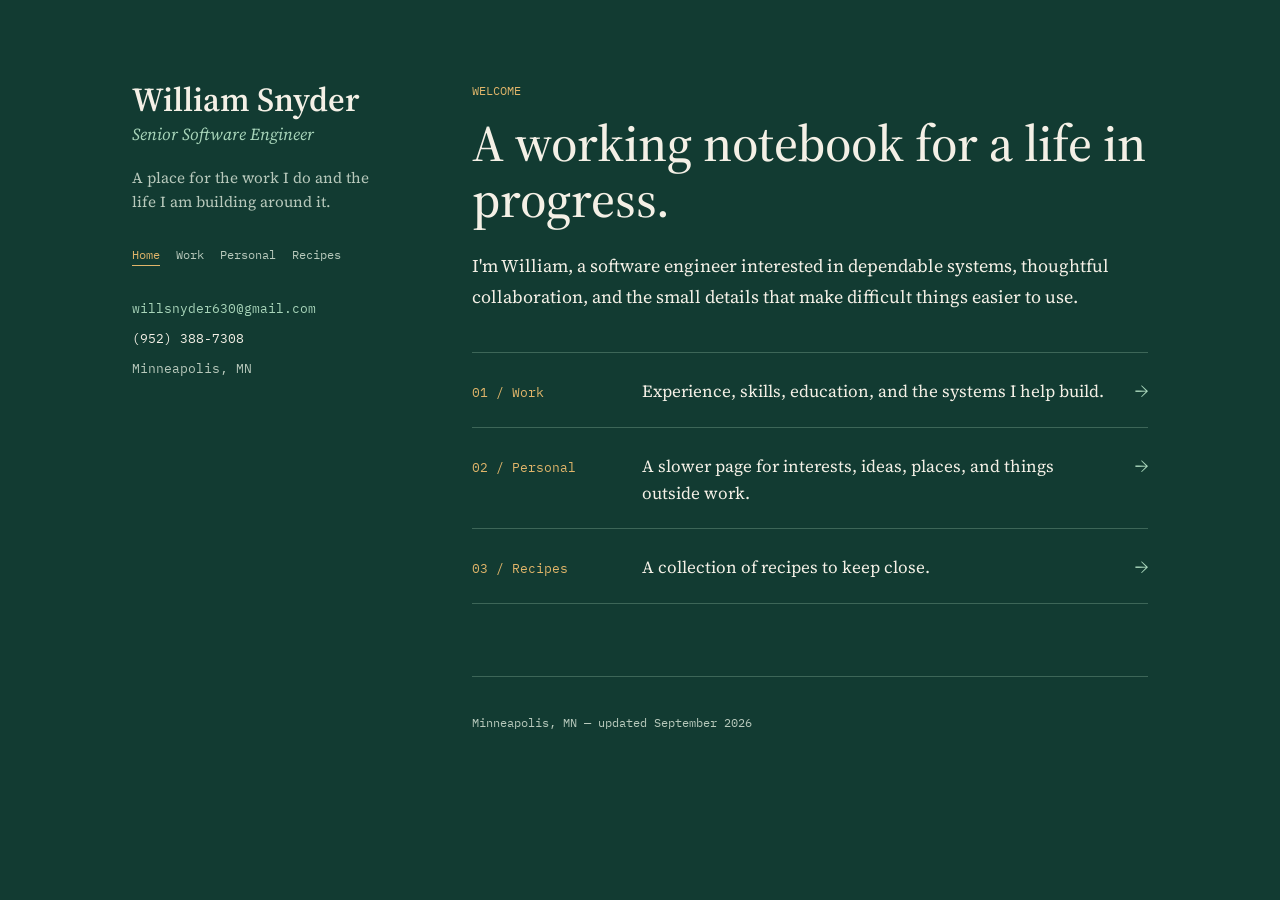
<file: index.html>
<!DOCTYPE html>
<html lang="en">
<head>
<meta charset="UTF-8">
<meta name="viewport" content="width=device-width, initial-scale=1.0">
<title>William Snyder — Home</title>
<link rel="preconnect" href="https://fonts.googleapis.com">
<link rel="preconnect" href="https://fonts.gstatic.com" crossorigin>
<link href="https://fonts.googleapis.com/css2?family=Source+Serif+4:ital,opsz,wght@0,8..60,400;0,8..60,500;0,8..60,600;1,8..60,400&family=IBM+Plex+Mono:wght@400;500&display=swap" rel="stylesheet">
<link rel="stylesheet" href="style.css">
<script src="sidebar.js" defer></script>
</head>
<body>

<div class="page">
  <site-sidebar active="home"></site-sidebar>

  <main class="content home-content">
    <section class="intro home-intro">
      <p class="eyebrow">Welcome</p>
      <h2 class="home-heading">A working notebook for a life in progress.</h2>
      <p>I'm William, a software engineer interested in dependable systems, thoughtful collaboration, and the small details that make difficult things easier to use.</p>
    </section>

    <nav class="page-links" aria-label="Explore the site">
      <a class="page-link" href="work.html">
        <span class="page-link-label">01 / Work</span>
        <span class="page-link-description">Experience, skills, education, and the systems I help build.</span>
        <span class="page-link-arrow" aria-hidden="true">→</span>
      </a>
      <a class="page-link" href="personal.html">
        <span class="page-link-label">02 / Personal</span>
        <span class="page-link-description">A slower page for interests, ideas, places, and things outside work.</span>
        <span class="page-link-arrow" aria-hidden="true">→</span>
      </a>
      <a class="page-link" href="recipes.html">
        <span class="page-link-label">03 / Recipes</span>
        <span class="page-link-description">A collection of recipes to keep close.</span>
        <span class="page-link-arrow" aria-hidden="true">→</span>
      </a>
    </nav>

    <footer class="footer">
      <p>Minneapolis, MN — updated <time datetime="2026-09">September 2026</time></p>
    </footer>
  </main>
</div>

</body>
</html>
</file>
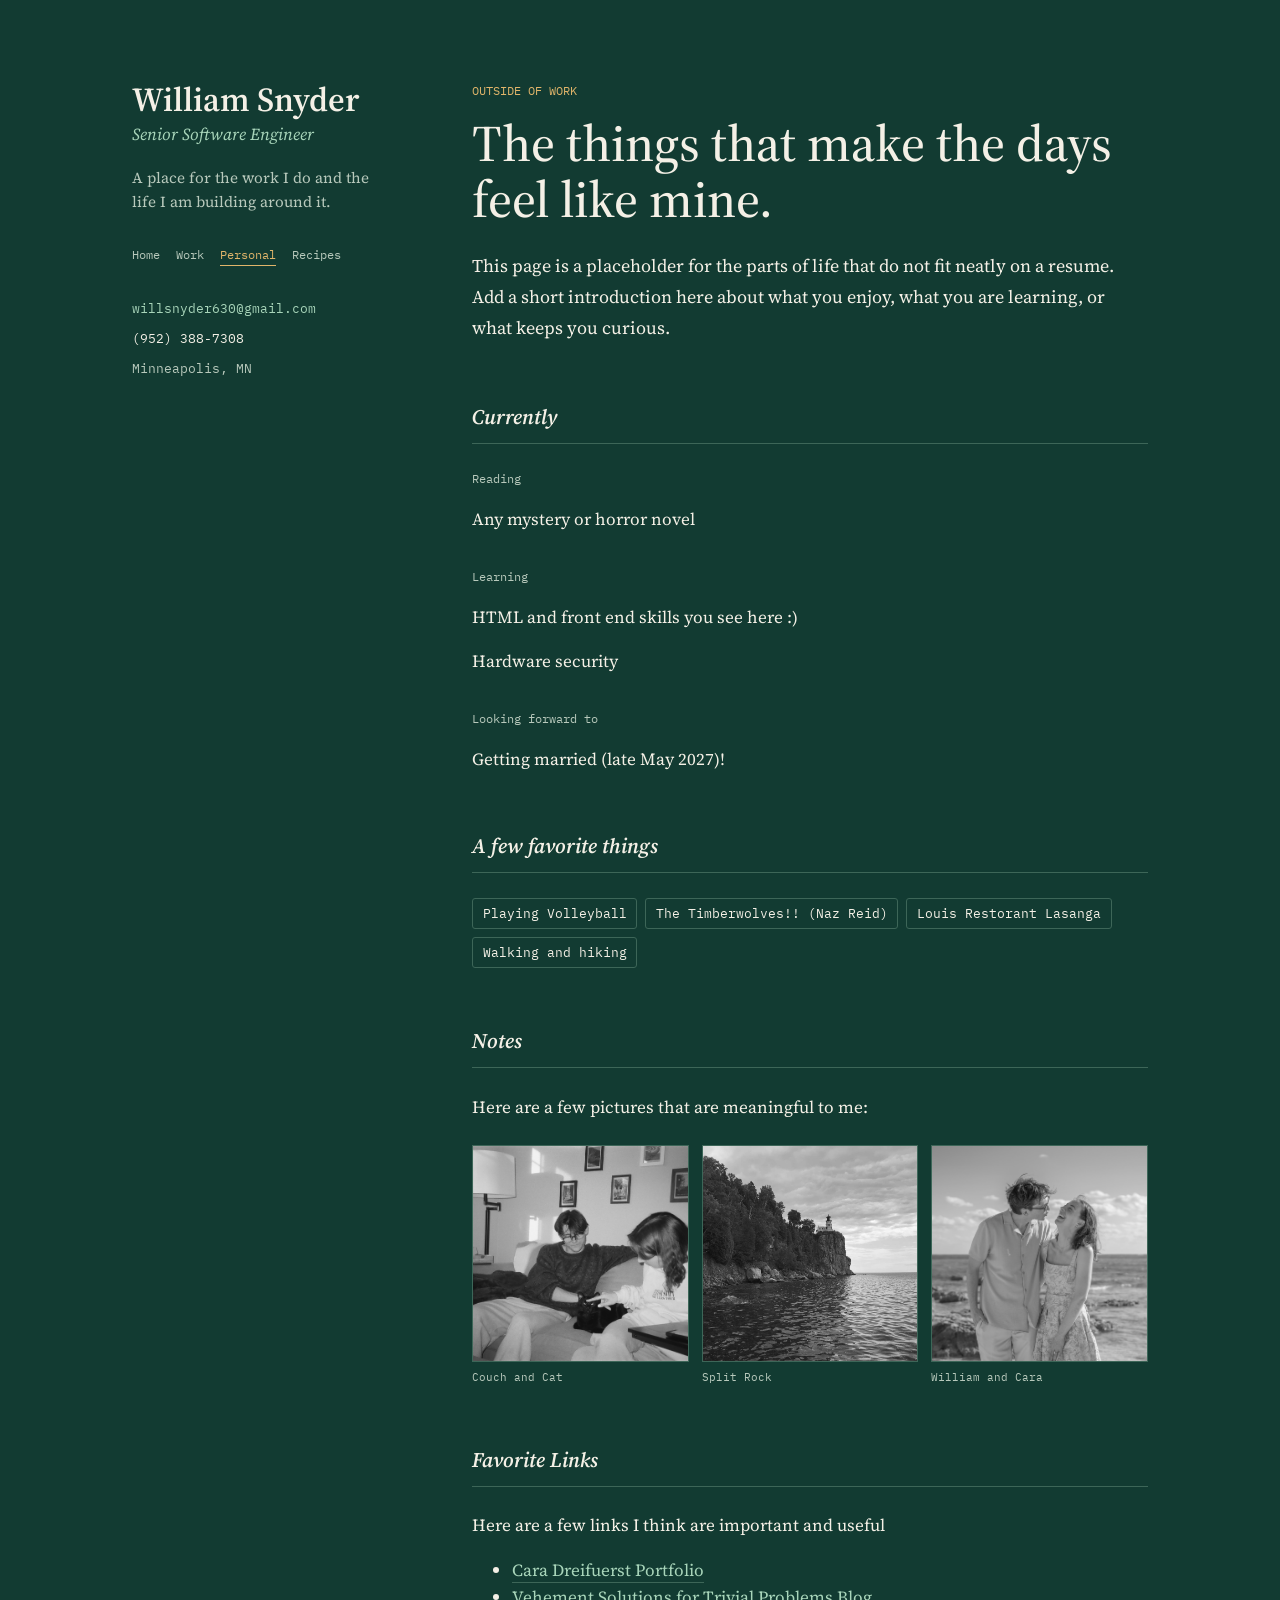
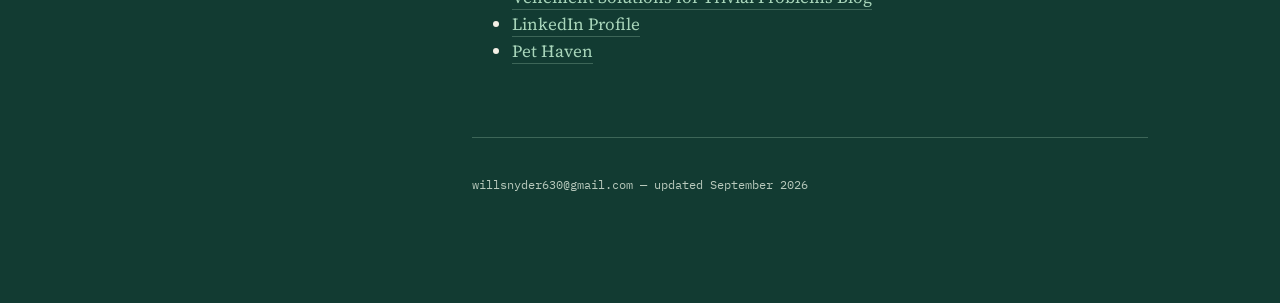
<file: personal.html>
<!DOCTYPE html>
<html lang="en">
<head>
<meta charset="UTF-8">
<meta name="viewport" content="width=device-width, initial-scale=1.0">
<title>William Snyder — Personal</title>
<link rel="preconnect" href="https://fonts.googleapis.com">
<link rel="preconnect" href="https://fonts.gstatic.com" crossorigin>
<link href="https://fonts.googleapis.com/css2?family=Source+Serif+4:ital,opsz,wght@0,8..60,400;0,8..60,500;0,8..60,600;1,8..60,400&family=IBM+Plex+Mono:wght@400;500&display=swap" rel="stylesheet">
<link rel="stylesheet" href="style.css">
<script src="sidebar.js" defer></script>
</head>
<body>

<div class="page">
  <site-sidebar active="personal"></site-sidebar>

  <main class="content">
    <section class="intro">
      <p class="eyebrow">Outside of work</p>
      <h2 class="page-heading">The things that make the days feel like mine.</h2>
      <p>This page is a placeholder for the parts of life that do not fit neatly on a resume. Add a short introduction here about what you enjoy, what you are learning, or what keeps you curious.</p>
    </section>

    <section>
      <h2 class="section-heading">Currently</h2>
      <div class="entry">
        <p class="skill-label">Reading</p>
        <p>Any mystery or horror novel</p>
      </div>
      <div class="entry">
        <p class="skill-label">Learning</p>
        <p>HTML and front end skills you see here :)</p>
        <p>Hardware security</p>
      </div>
      <div class="entry">
        <p class="skill-label">Looking forward to</p>
        <p>Getting married (late May 2027)! </p>
      </div>
    </section>

    <section>
      <h2 class="section-heading">A few favorite things</h2>
      <ul class="tag-list">
        <li>Playing Volleyball</li>
        <li>The Timberwolves!! (Naz Reid)</li>
        <li>Louis Restorant Lasanga</li>
        <li>Walking and hiking</li>
      </ul>
    </section>

    <section>
      <h2 class="section-heading">Notes</h2>
      <p>Here are a few pictures that are meaningful to me:</p>
      <div class="photo-gallery">
        <figure>
          <img src="images/couch_and_cat.JPG" alt="A cat relaxing on a couch">
          <figcaption>Couch and Cat</figcaption>
        </figure>
        <figure>
          <img src="images/split_rock.jpeg" alt="A view of Split Rock">
          <figcaption>Split Rock</figcaption>
        </figure>
        <figure>
          <img src="images/will_and_cara.JPEG" alt="William and Cara together">
          <figcaption>William and Cara</figcaption>
        </figure>
      </div>
    </section>

    <section>
      <h2 class="section-heading">Favorite Links</h2>
      <p>Here are a few links I think are important and useful</p>
      <ul>
        <li><a href="https://www.caradreifuerst.com/">Cara Dreifuerst Portfolio</a></li>
        <li><a href="https://vehementlytrivial.blogspot.com/"> Vehement Solutions for Trivial Problems Blog</a></li>
        <li><a href="https://www.linkedin.com/in/william-snyder-ws6301/">LinkedIn Profile</a></li>
        <li><a href="https://pethavenmn.org/">Pet Haven</a></li>
      </ul>
    </section>

    <footer class="footer">
      <p>willsnyder630@gmail.com — updated <time datetime="2026-09">September 2026</time></p>
    </footer>
  </main>
</div>

</body>
</html>
</file>
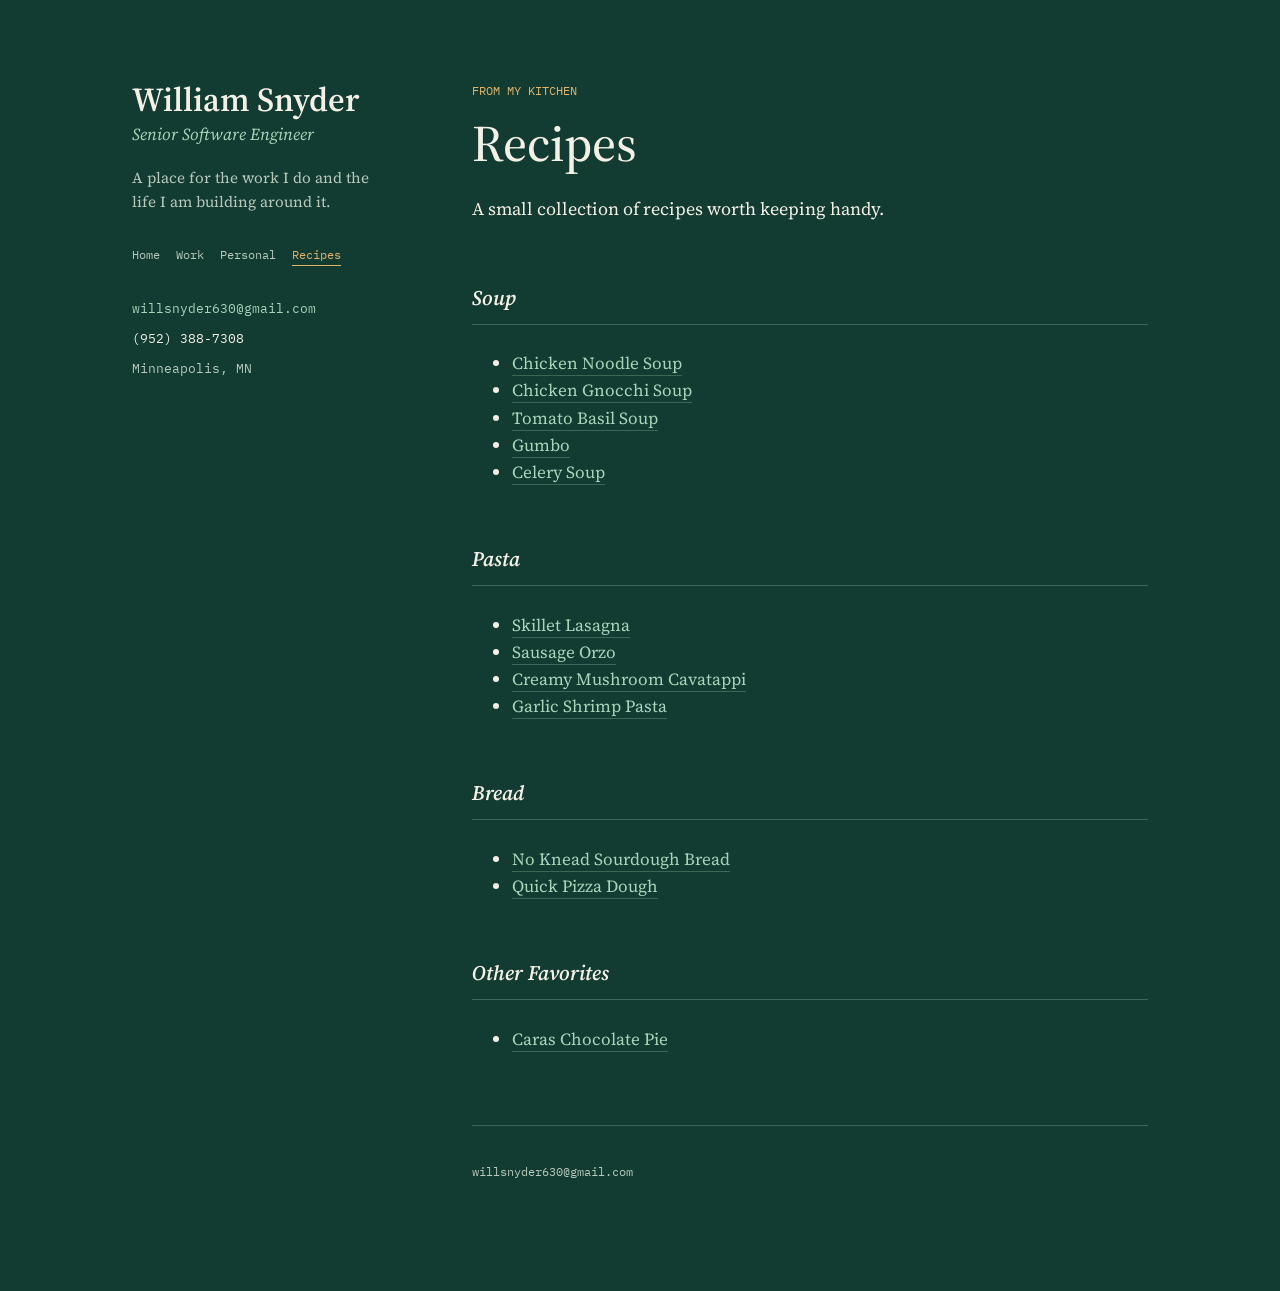
<file: recipes.html>
<!DOCTYPE html>
<html lang="en">
<head>
<meta charset="UTF-8">
<meta name="viewport" content="width=device-width, initial-scale=1.0">
<title>William Snyder — Recipes</title>
<link rel="preconnect" href="https://fonts.googleapis.com">
<link rel="preconnect" href="https://fonts.gstatic.com" crossorigin>
<link href="https://fonts.googleapis.com/css2?family=Source+Serif+4:ital,opsz,wght@0,8..60,400;0,8..60,500;0,8..60,600;1,8..60,400&family=IBM+Plex+Mono:wght@400;500&display=swap" rel="stylesheet">
<link rel="stylesheet" href="style.css">
<script src="sidebar.js" defer></script>
</head>
<body>

<div class="page">
  <site-sidebar active="recipes"></site-sidebar>

  <main class="content">
    <section class="intro">
      <p class="eyebrow">From my kitchen</p>
      <h2 class="page-heading">Recipes</h2>
      <p>A small collection of recipes worth keeping handy.</p>
    </section>

    <section aria-labelledby="soup-heading">
      <h2 class="section-heading" id="soup-heading">Soup</h2>
      <ul class="recipe-list">
        <li><a href="pdfs/soup/Chicken_Noodle_Soup.pdf" target="_blank" rel="noopener">Chicken Noodle Soup</a></li>
        <li><a href="pdfs/soup/Chicken_Gnocchi_Soup.pdf" target="_blank" rel="noopener">Chicken Gnocchi Soup</a></li>
        <li><a href="pdfs/soup/Tomato_Basil_Soup.pdf" target="_blank" rel="noopener">Tomato Basil Soup</a></li>
        <li><a href="pdfs/soup/Gumbo.pdf" target="_blank" rel="noopener">Gumbo</a></li>
        <li><a href="pdfs/soup/Celery_Soup.pdf" target="_blank" rel="noopener">Celery Soup</a></li>
      </ul>
    </section>

    <section aria-labelledby="pasta-heading">
      <h2 class="section-heading" id="pasta-heading">Pasta</h2>
      <ul class="recipe-list">
        <li><a href="pdfs/pasta/Skillet_Lasgana.pdf" target="_blank" rel="noopener">Skillet Lasagna</a></li>
        <li><a href="pdfs/pasta/Sausage_Orzo.pdf" target="_blank" rel="noopener">Sausage Orzo</a></li>
        <li><a href="pdfs/pasta/Creamy_Mushroom_Cavatappi.pdf" target="_blank" rel="noopener">Creamy Mushroom Cavatappi</a></li>
        <li><a href="pdfs/pasta/Garlic_Shrimp_Pasta.pdf" target="_blank" rel="noopener">Garlic Shrimp Pasta</a></li>
      </ul>
    </section>

    <section aria-labelledby="bread-heading">
      <h2 class="section-heading" id="bread-heading">Bread</h2>
      <ul class="recipe-list">
        <li><a href="pdfs/bread/No Knead Sourdough_Bread.pdf" target="_blank" rel="noopener">No Knead Sourdough Bread</a></li>
        <li><a href="pdfs/bread/Quick_Pizza_Dough.pdf" target="_blank" rel="noopener">Quick Pizza Dough</a></li>
      </ul>
    </section>

    <section aria-labelledby="favorites-heading">
      <h2 class="section-heading" id="favorites-heading">Other Favorites</h2>
      <ul class="recipe-list">
        <li><a href="pdfs/favorites/Caras_Choclate_Pie.pdf" target="_blank" rel="noopener">Caras Chocolate Pie</a></li>
      </ul>
    </section>

    <footer class="footer">
      <p>willsnyder630@gmail.com</p>

    </footer>
  </main>
</div>

</body>
</html>
</file>
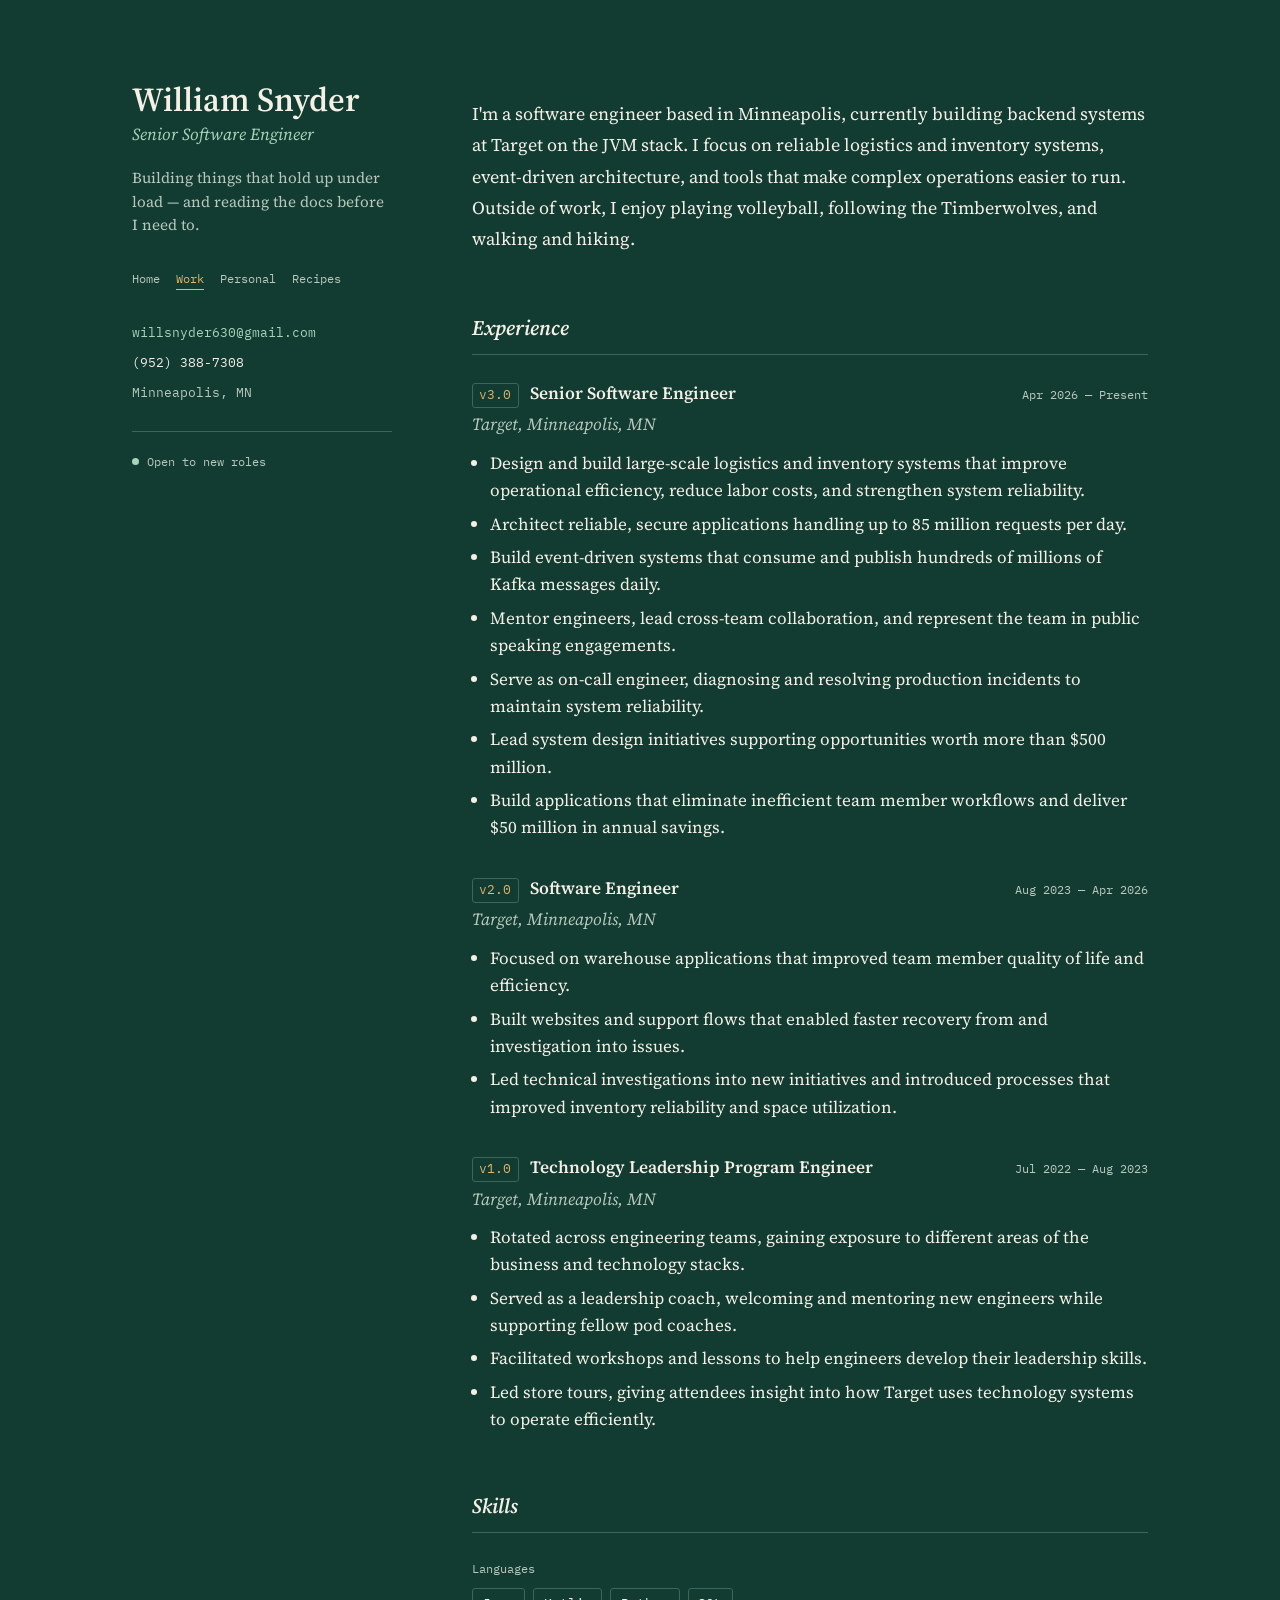
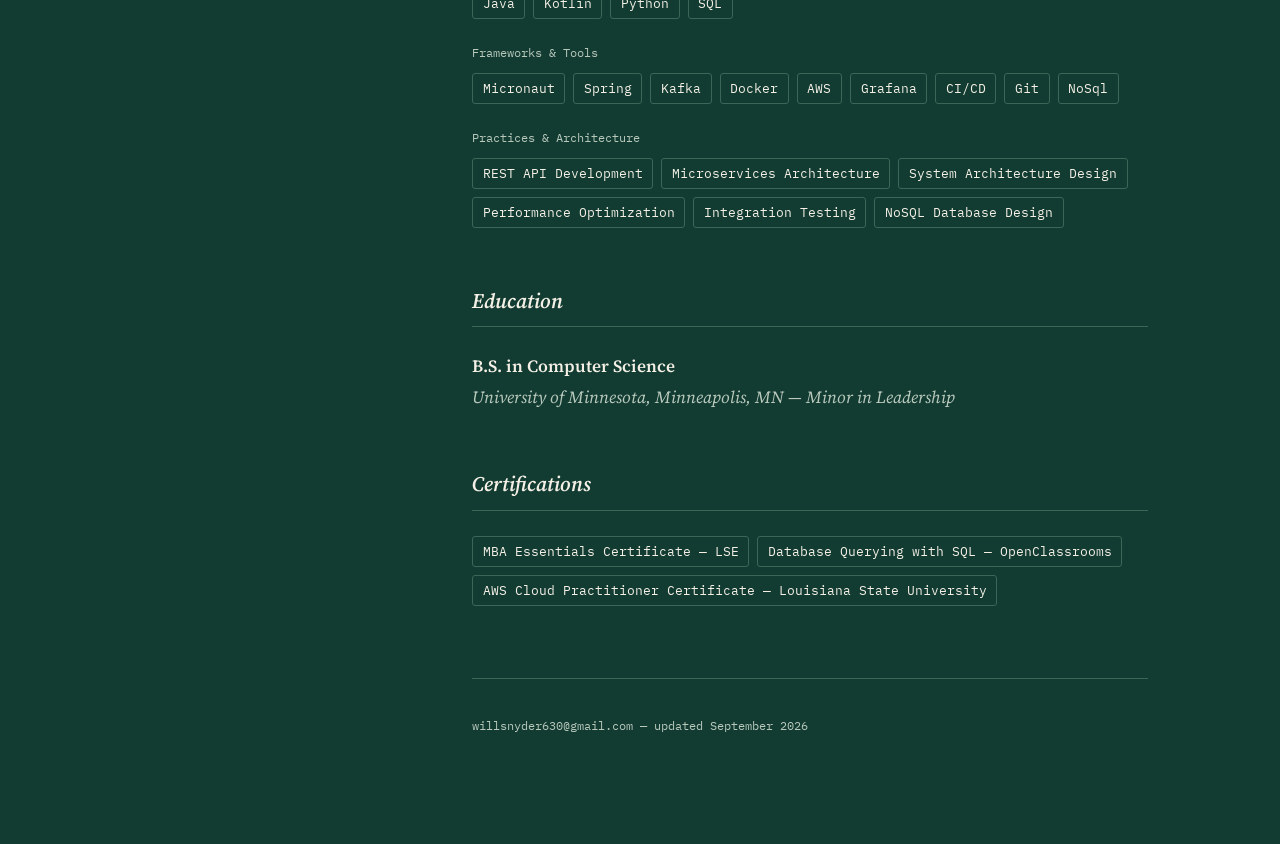
<file: work.html>
<!DOCTYPE html>
<html lang="en">
<head>
<meta charset="UTF-8">
<meta name="viewport" content="width=device-width, initial-scale=1.0">
<title>William Snyder — Work</title>
<link rel="preconnect" href="https://fonts.googleapis.com">
<link rel="preconnect" href="https://fonts.gstatic.com" crossorigin>
<link href="https://fonts.googleapis.com/css2?family=Source+Serif+4:ital,opsz,wght@0,8..60,400;0,8..60,500;0,8..60,600;1,8..60,400&family=IBM+Plex+Mono:wght@400;500&display=swap" rel="stylesheet">
<link rel="stylesheet" href="style.css">
<script src="sidebar.js" defer></script>
</head>
<body>

<div class="page">

  <site-sidebar active="work" tagline="Building things that hold up under load — and reading the docs before I need to." status="Open to new roles"></site-sidebar>

  <main class="content">

    <section class="intro">
      <p>
        I'm a software engineer based in Minneapolis, currently building backend systems
        at Target on the JVM stack. I focus on reliable logistics and inventory systems,
        event-driven architecture, and tools that make complex operations easier to run.
        Outside of work, I enjoy playing volleyball, following the Timberwolves, and walking
        and hiking.
      </p>
    </section>

    <section class="changelog" id="experience">
      <h2 class="section-heading">Experience</h2>

      <article class="entry">
        <div class="entry-head">
          <span class="version">v3.0</span>
          <h3 class="role">Senior Software Engineer</h3>
          <span class="entry-dates">Apr 2026 — Present</span>
        </div>
        <p class="company">Target, Minneapolis, MN</p>
        <ul class="highlights">
          <li>Design and build large-scale logistics and inventory systems that improve operational efficiency, reduce labor costs, and strengthen system reliability.</li>
          <li>Architect reliable, secure applications handling up to 85 million requests per day.</li>
          <li>Build event-driven systems that consume and publish hundreds of millions of Kafka messages daily.</li>
          <li>Mentor engineers, lead cross-team collaboration, and represent the team in public speaking engagements.</li>
          <li>Serve as on-call engineer, diagnosing and resolving production incidents to maintain system reliability.</li>
          <li>Lead system design initiatives supporting opportunities worth more than $500 million.</li>
          <li>Build applications that eliminate inefficient team member workflows and deliver $50 million in annual savings.</li>
        </ul>
      </article>

      <article class="entry">
        <div class="entry-head">
          <span class="version">v2.0</span>
          <h3 class="role">Software Engineer</h3>
          <span class="entry-dates">Aug 2023 — Apr 2026</span>
        </div>
        <p class="company">Target, Minneapolis, MN</p>
        <ul class="highlights">
          <li>Focused on warehouse applications that improved team member quality of life and efficiency.</li>
          <li>Built websites and support flows that enabled faster recovery from and investigation into issues.</li>
          <li>Led technical investigations into new initiatives and introduced processes that improved inventory reliability and space utilization.</li>
        </ul>
      </article>

      <article class="entry">
        <div class="entry-head">
          <span class="version">v1.0</span>
          <h3 class="role">Technology Leadership Program Engineer</h3>
          <span class="entry-dates">Jul 2022 — Aug 2023</span>
        </div>
        <p class="company">Target, Minneapolis, MN</p>
        <ul class="highlights">
          <li>Rotated across engineering teams, gaining exposure to different areas of the business and technology stacks.</li>
          <li>Served as a leadership coach, welcoming and mentoring new engineers while supporting fellow pod coaches.</li>
          <li>Facilitated workshops and lessons to help engineers develop their leadership skills.</li>
          <li>Led store tours, giving attendees insight into how Target uses technology systems to operate efficiently.</li>
        </ul>
      </article>
    </section>

    <section class="skills" id="skills">
      <h2 class="section-heading">Skills</h2>
      <div class="skill-group">
        <p class="skill-label">Languages</p>
        <ul class="tag-list">
          <li>Java</li><li>Kotlin</li><li>Python</li><li>SQL</li>
        </ul>
      </div>
      <div class="skill-group">
        <p class="skill-label">Frameworks &amp; Tools</p>
        <ul class="tag-list">
          <li>Micronaut</li><li>Spring</li><li>Kafka</li><li>Docker</li><li>AWS</li><li>Grafana</li><li>CI/CD</li><li>Git</li><li>NoSql</li>
        </ul>
      </div>
      <div class="skill-group">
        <p class="skill-label">Practices &amp; Architecture</p>
        <ul class="tag-list">
          <li>REST API Development</li><li>Microservices Architecture</li><li>System Architecture Design</li><li>Performance Optimization</li><li>Integration Testing</li><li>NoSQL Database Design</li>
        </ul>
      </div>
    </section>

    <section class="education" id="education">
      <h2 class="section-heading">Education</h2>
      <article class="entry">
        <div class="entry-head">
          <h3 class="role">B.S. in Computer Science</h3>
        </div>
        <p class="company">University of Minnesota, Minneapolis, MN — Minor in Leadership</p>
      </article>
    </section>

    <section class="certifications" id="certifications">
      <h2 class="section-heading">Certifications</h2>
      <div class="skill-group">
        <ul class="tag-list">
          <li>MBA Essentials Certificate — LSE</li>
          <li>Database Querying with SQL — OpenClassrooms</li>
          <li>AWS Cloud Practitioner Certificate — Louisiana State University</li>
        </ul>
      </div>
    </section>

    <footer class="footer">
      <p>willsnyder630@gmail.com — updated <time datetime="2026-09">September 2026</time></p>
    </footer>

  </main>
</div>

</body>
</html>
</file>
<file: style.css>
:root {
  --paper: #123B32;
  --ink: #F4F0E6;
  --ink-soft: #B8C9BC;
  --accent: #A8D5BA;
  --accent-warm: #E0B56A;
  --rule: #3D6658;

  --serif: "Source Serif 4", Georgia, serif;
  --mono: "IBM Plex Mono", ui-monospace, monospace;
}

* {
  box-sizing: border-box;
}

html {
  scroll-behavior: smooth;
}

body {
  margin: 0;
  background: var(--paper);
  color: var(--ink);
  font-family: var(--serif);
  font-size: 17px;
  line-height: 1.6;
  -webkit-font-smoothing: antialiased;
}

a {
  color: var(--accent);
  text-decoration: none;
  border-bottom: 1px solid var(--rule);
}

a:hover {
  border-bottom-color: var(--accent);
}

a:focus-visible,
button:focus-visible {
  outline: 2px solid var(--accent);
  outline-offset: 3px;
}

.page {
  max-width: 1080px;
  margin: 0 auto;
  padding: 5rem 2rem 6rem;
  display: grid;
  grid-template-columns: 260px 1fr;
  gap: 5rem;
  align-items: start;
}

/* Sidebar */

.sidebar-inner {
  position: sticky;
  top: 4rem;
}

.name {
  font-size: 2.1rem;
  font-weight: 600;
  margin: 0 0 0.2rem;
  line-height: 1.15;
}

.title {
  margin: 0 0 1.1rem;
  color: var(--accent);
  font-style: italic;
  font-size: 1.05rem;
}

.tagline {
  color: var(--ink-soft);
  font-size: 0.95rem;
  line-height: 1.55;
  margin: 0 0 2rem;
}

.site-nav {
  display: flex;
  gap: 1rem;
  margin-bottom: 2rem;
  font-family: var(--mono);
  font-size: 0.78rem;
}

.site-nav a {
  border-bottom-color: transparent;
  color: var(--ink-soft);
}

.site-nav a:hover,
.site-nav a.active {
  color: var(--accent-warm);
  border-bottom-color: var(--accent-warm);
}

.contact-list {
  list-style: none;
  margin: 0 0 1.75rem;
  padding: 0;
  font-family: var(--mono);
  font-size: 0.82rem;
}

.contact-list li {
  margin-bottom: 0.55rem;
}

.contact-list a {
  border-bottom-color: transparent;
}

.contact-list a:hover {
  border-bottom-color: var(--accent-warm);
}

.location {
  color: var(--ink-soft);
}

.status {
  display: flex;
  align-items: center;
  gap: 0.5rem;
  font-family: var(--mono);
  font-size: 0.78rem;
  color: var(--ink-soft);
  margin: 0;
  padding-top: 1.25rem;
  border-top: 1px solid var(--rule);
}

.status-dot {
  width: 7px;
  height: 7px;
  border-radius: 50%;
  background: var(--accent);
  flex-shrink: 0;
}

/* Main content */

.content {
  max-width: 680px;
}

.intro {
  font-size: 1.12rem;
  line-height: 1.75;
  margin-bottom: 3.5rem;
}

.eyebrow {
  color: var(--accent-warm);
  font-family: var(--mono);
  font-size: 0.78rem;
  margin: 0 0 0.8rem;
  text-transform: uppercase;
}

.home-heading,
.page-heading {
  font-size: clamp(2rem, 5vw, 3.2rem);
  font-weight: 500;
  line-height: 1.1;
  margin: 0 0 1.4rem;
}

.home-intro {
  margin-bottom: 2.5rem;
}

.page-links {
  border-top: 1px solid var(--rule);
}

.page-link {
  display: grid;
  grid-template-columns: 150px 1fr auto;
  gap: 1.25rem;
  align-items: baseline;
  padding: 1.3rem 0;
  border-bottom: 1px solid var(--rule);
}

.page-link-label {
  color: var(--accent-warm);
  font-family: var(--mono);
  font-size: 0.82rem;
}

.page-link-description {
  color: var(--ink);
}

.page-link-arrow {
  color: var(--accent);
  font-size: 1.25rem;
}

.page-link:hover .page-link-arrow {
  color: var(--accent-warm);
}

.intro strong {
  font-weight: 600;
}

.section-heading {
  font-size: 1.3rem;
  font-weight: 600;
  font-style: italic;
  margin: 0 0 1.6rem;
  padding-bottom: 0.6rem;
  border-bottom: 1px solid var(--rule);
}

section + section {
  margin-top: 3.5rem;
}

/* Changelog entries */

.entry {
  margin-bottom: 2.1rem;
}

.entry:last-child {
  margin-bottom: 0;
}

.entry-head {
  display: flex;
  align-items: baseline;
  gap: 0.7rem;
  flex-wrap: wrap;
}

.version {
  font-family: var(--mono);
  font-size: 0.8rem;
  color: var(--accent-warm);
  border: 1px solid var(--rule);
  border-radius: 3px;
  padding: 0.1rem 0.4rem;
}

.role {
  font-size: 1.08rem;
  font-weight: 600;
  margin: 0;
}

.entry-dates {
  font-family: var(--mono);
  font-size: 0.78rem;
  color: var(--ink-soft);
  margin-left: auto;
}

.company {
  margin: 0.2rem 0 0.7rem;
  color: var(--ink-soft);
  font-style: italic;
}

.highlights {
  margin: 0;
  padding-left: 1.1rem;
}

.highlights li {
  margin-bottom: 0.4rem;
}

/* Skills */

.skill-group {
  margin-bottom: 1.5rem;
}

.skill-group:last-child {
  margin-bottom: 0;
}

.skill-label {
  font-family: var(--mono);
  font-size: 0.78rem;
  color: var(--ink-soft);
  margin: 0 0 0.6rem;
}

.tag-list {
  list-style: none;
  display: flex;
  flex-wrap: wrap;
  gap: 0.5rem;
  margin: 0;
  padding: 0;
}

.tag-list li {
  font-family: var(--mono);
  font-size: 0.82rem;
  border: 1px solid var(--rule);
  border-radius: 3px;
  padding: 0.25rem 0.6rem;
  color: var(--ink);
}

.photo-gallery {
  display: grid;
  grid-template-columns: repeat(3, 1fr);
  gap: 0.8rem;
  margin-top: 1.5rem;
}

.photo-gallery figure {
  margin: 0;
}

.photo-gallery img {
  display: block;
  width: 100%;
  aspect-ratio: 1;
  object-fit: cover;
  border: 1px solid var(--rule);
}

.photo-gallery figcaption {
  color: var(--ink-soft);
  font-family: var(--mono);
  font-size: 0.7rem;
  margin-top: 0.45rem;
}

/* Footer */

.footer {
  margin-top: 4.5rem;
  padding-top: 1.5rem;
  border-top: 1px solid var(--rule);
  font-family: var(--mono);
  font-size: 0.78rem;
  color: var(--ink-soft);
}

/* Responsive */

@media (max-width: 760px) {
  .page {
    grid-template-columns: 1fr;
    padding: 3rem 1.5rem 4rem;
    gap: 2.5rem;
  }

  .sidebar-inner {
    position: static;
  }

  .entry-dates {
    margin-left: 0;
    width: 100%;
  }

  .page-link {
    grid-template-columns: 1fr auto;
    gap: 0.3rem 1rem;
  }

  .page-link-label,
  .page-link-description {
    grid-column: 1;
  }

  .page-link-arrow {
    grid-column: 2;
    grid-row: 1 / span 2;
  }

  .photo-gallery {
    grid-template-columns: 1fr;
  }
}

@media (prefers-reduced-motion: reduce) {
  html {
    scroll-behavior: auto;
  }
}
</file>
